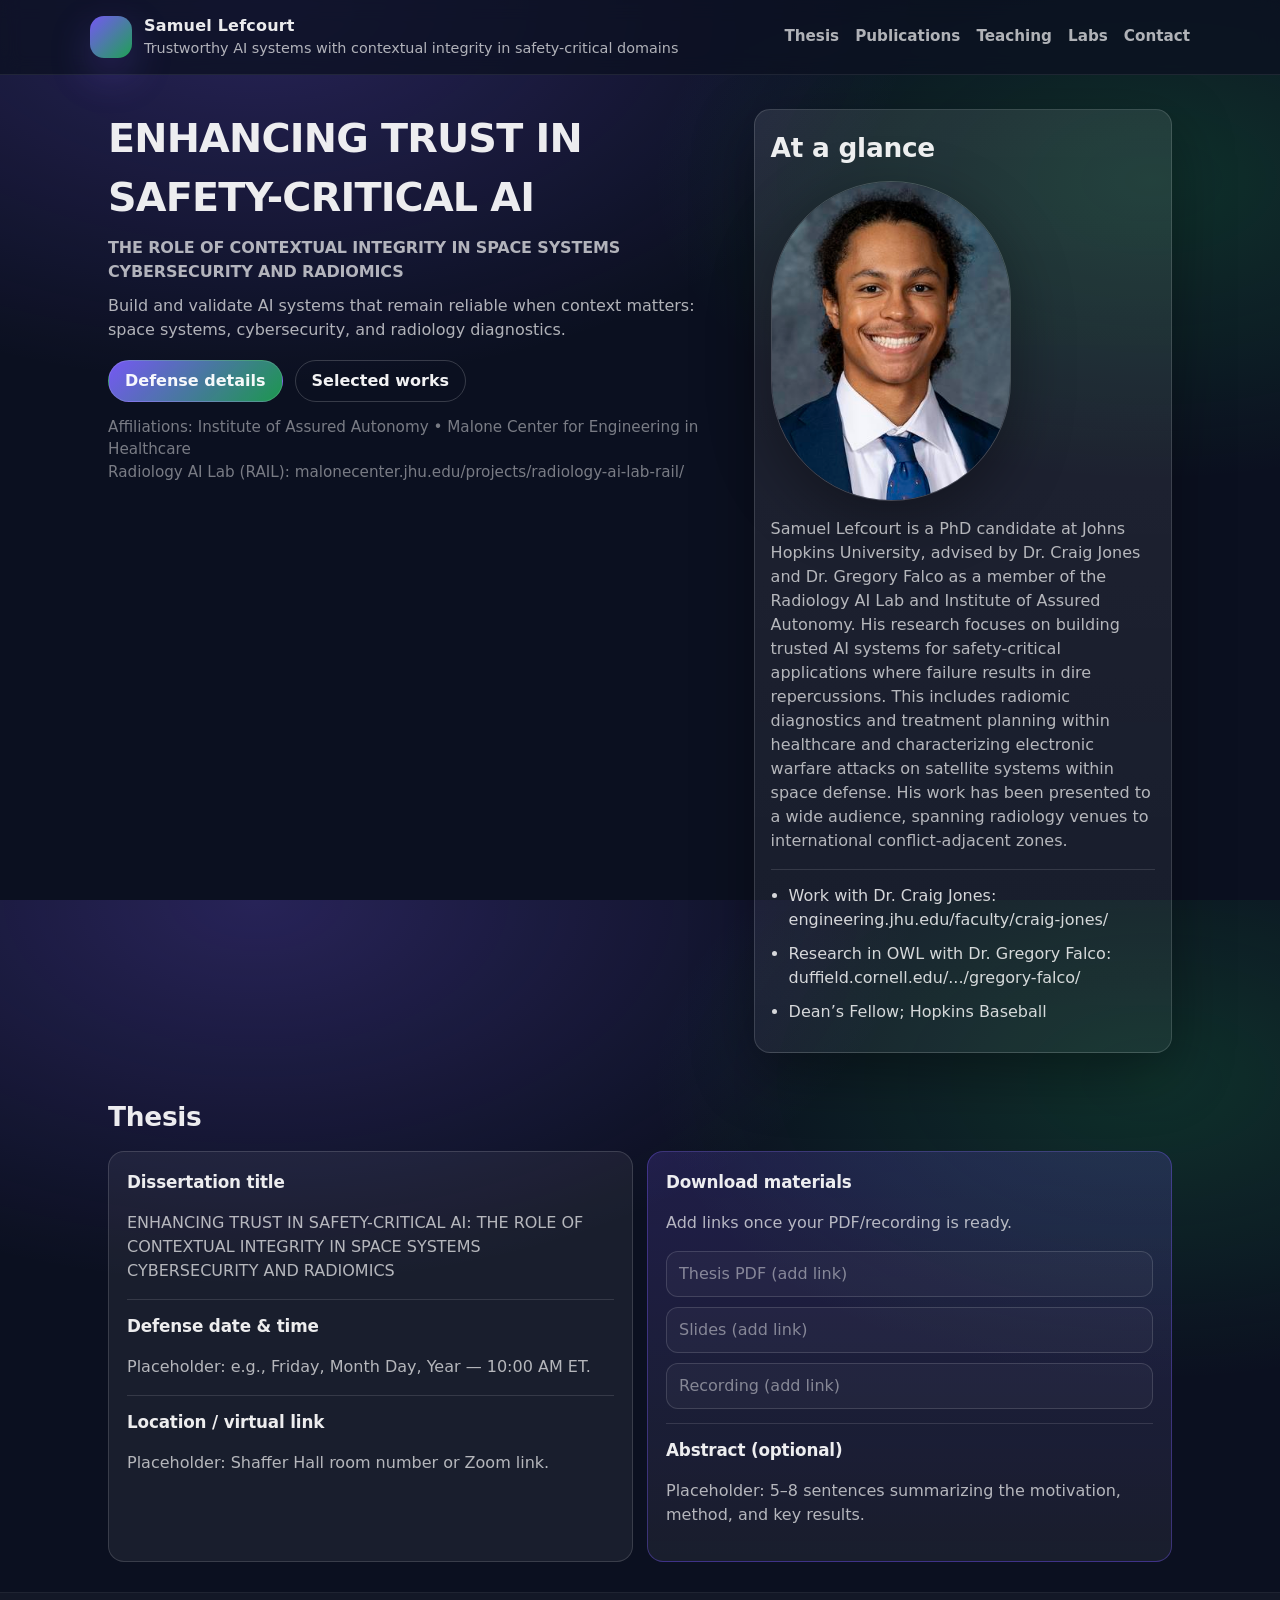
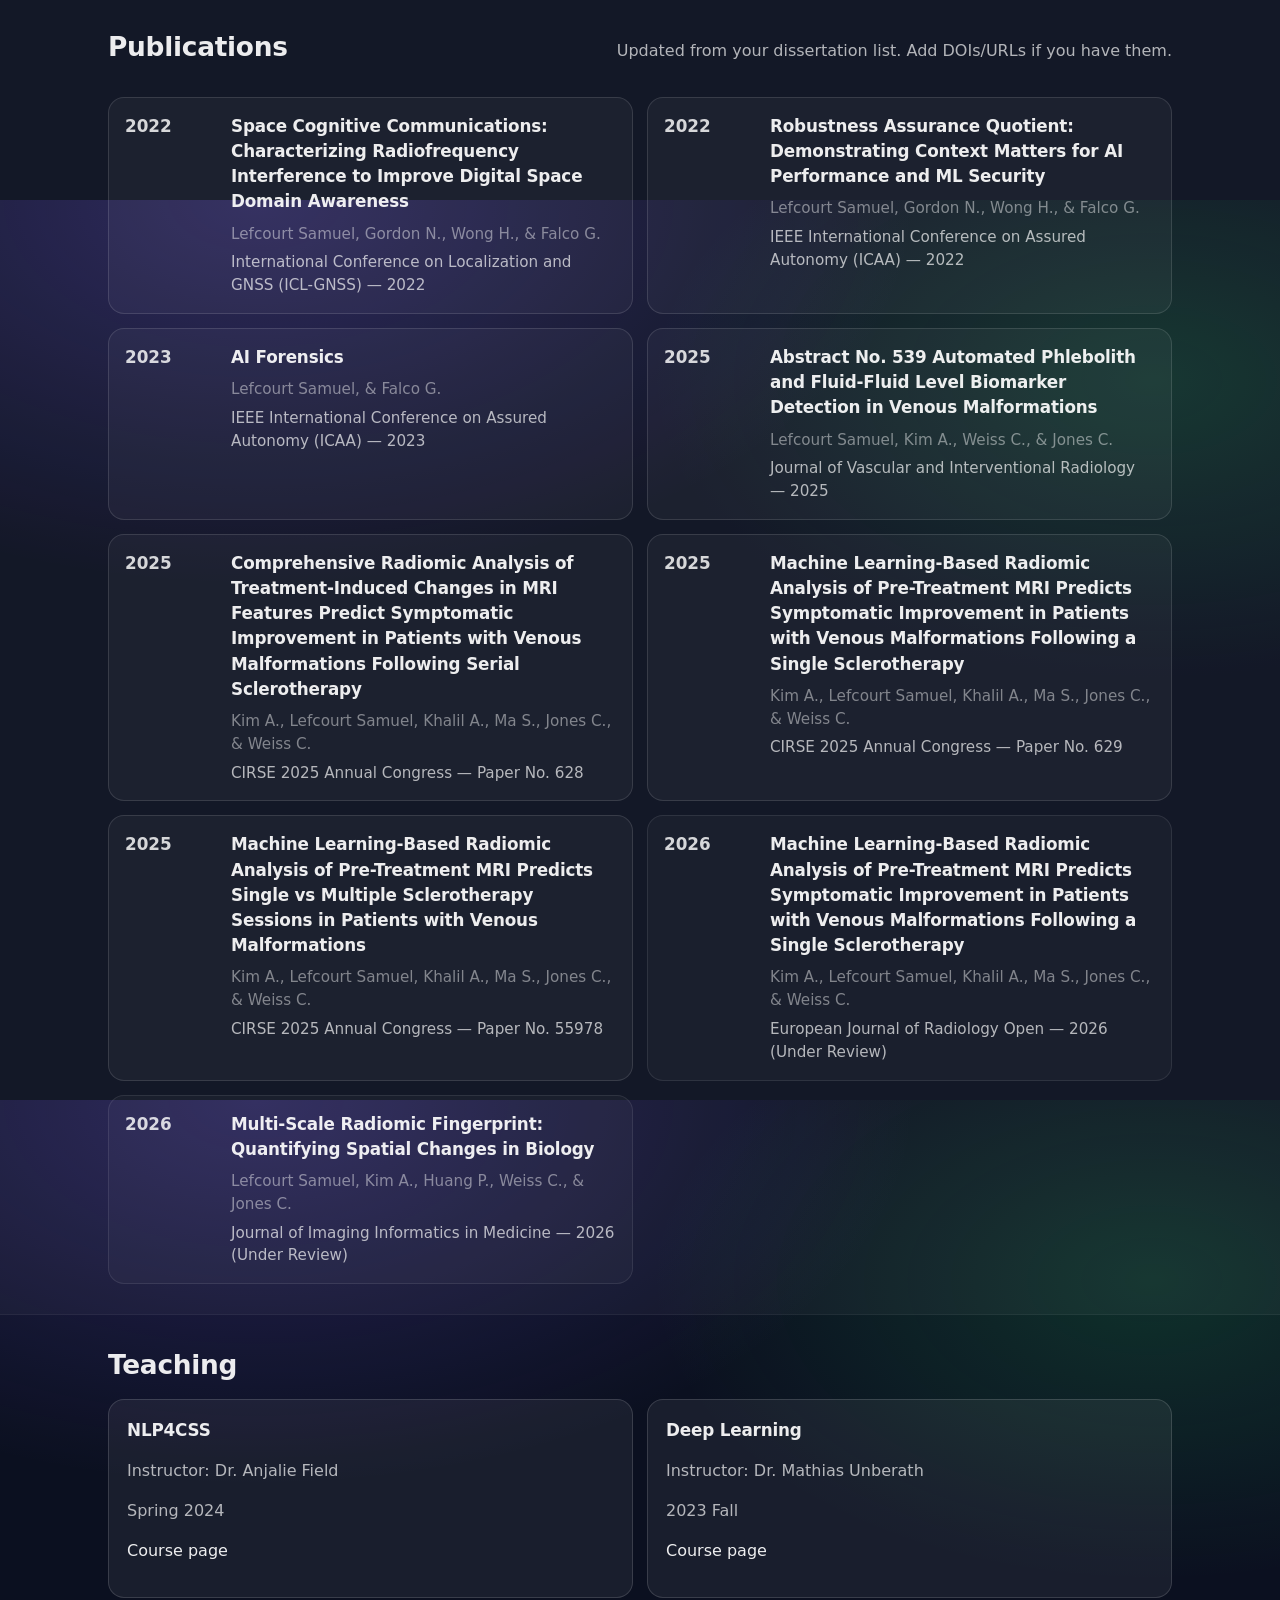
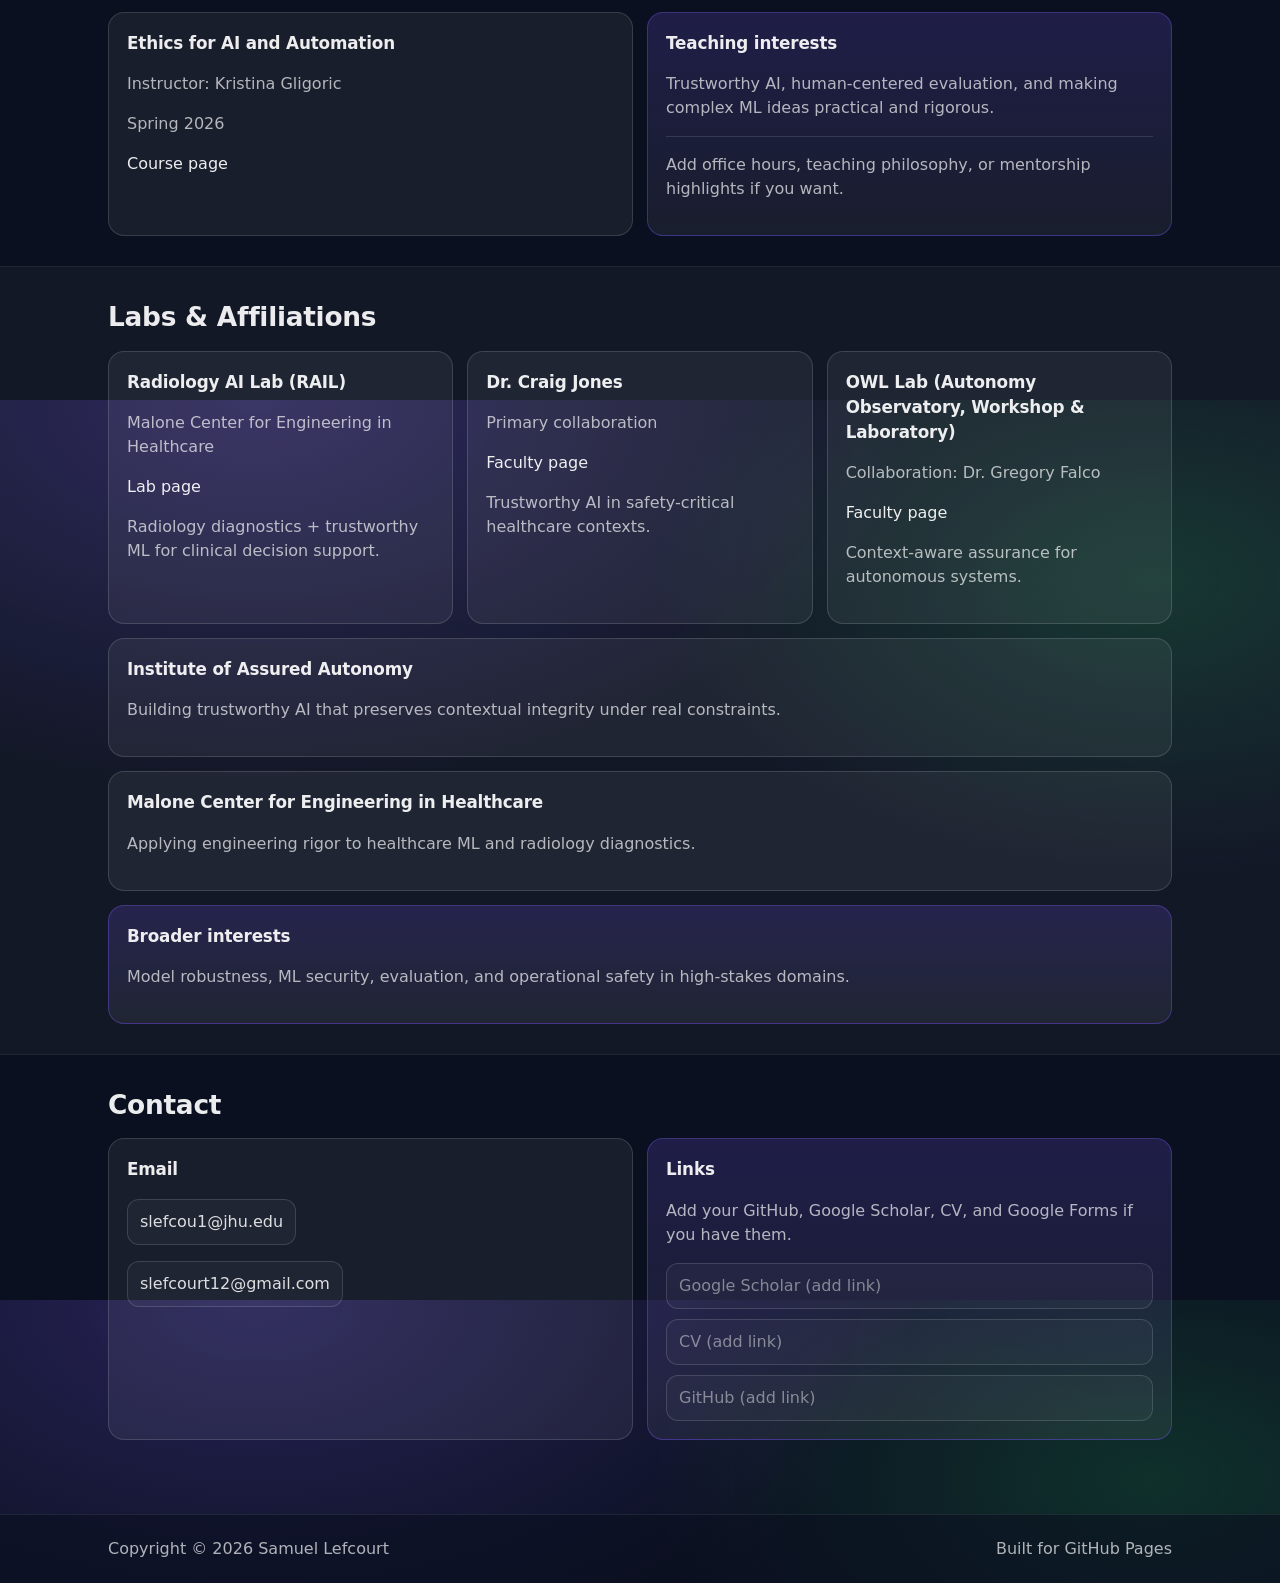
<file: index.html>
<!doctype html>
<html lang="en">
  <head>
    <meta charset="utf-8" />
    <meta name="viewport" content="width=device-width, initial-scale=1" />
    <meta name="description" content="Thesis defense website for Samuel Lefcourt" />
    <title>ENHANCING TRUST IN SAFETY-CRITICAL AI | Samuel Lefcourt</title>
    <link rel="stylesheet" href="./styles.css" />
  </head>
  <body>
    <a class="skip-link" href="#main">Skip to content</a>

    <header class="site-header">
      <div class="container header-inner">
        <div class="brand">
          <div class="brand-mark" aria-hidden="true"></div>
          <div>
            <div class="brand-name">Samuel Lefcourt</div>
            <div class="brand-tagline">
              Trustworthy AI systems with contextual integrity in safety-critical domains
            </div>
          </div>
        </div>

        <nav class="top-nav" aria-label="Primary navigation">
          <a href="#thesis">Thesis</a>
          <a href="#publications">Publications</a>
          <a href="#teaching">Teaching</a>
          <a href="#labs">Labs</a>
          <a href="#contact">Contact</a>
        </nav>
      </div>
    </header>

    <main id="main" class="page">
      <section class="hero">
        <div class="container hero-inner">
          <div class="hero-copy">
            <h1 class="hero-title">
              ENHANCING TRUST IN SAFETY-CRITICAL AI
              <span class="hero-title-sub">THE ROLE OF CONTEXTUAL INTEGRITY IN SPACE SYSTEMS CYBERSECURITY AND RADIOMICS</span>
            </h1>
            <p class="hero-subtitle">
              Build and validate AI systems that remain reliable when context matters: space systems,
              cybersecurity, and radiology diagnostics.
            </p>
            <div class="hero-cta">
              <a class="button" href="#thesis">Defense details</a>
              <a class="button button-ghost" href="#publications">Selected works</a>
            </div>
            <div class="hero-meta">
              <div>Affiliations: Institute of Assured Autonomy • Malone Center for Engineering in Healthcare</div>
              <div>
                Radiology AI Lab (RAIL):
                <a href="https://malonecenter.jhu.edu/projects/radiology-ai-lab-rail/" target="_blank" rel="noreferrer">
                  malonecenter.jhu.edu/projects/radiology-ai-lab-rail/
                </a>
              </div>
            </div>
          </div>

          <div class="hero-card" role="note" aria-label="Current highlights">
            <h2 class="section-title">At a glance</h2>
            <img class="headshot" src="./assets/headshot.jpg" alt="Samuel Lefcourt headshot" />
            <p class="muted">
              Samuel Lefcourt is a PhD candidate at Johns Hopkins University, advised by Dr. Craig Jones and Dr. Gregory Falco as a member of the Radiology AI Lab and Institute of Assured Autonomy. His research focuses on building trusted AI systems for safety-critical applications where failure results in dire repercussions. This includes radiomic diagnostics and treatment planning within healthcare and characterizing electronic warfare attacks on satellite systems within space defense. His work has been presented to a wide audience, spanning radiology venues to international conflict-adjacent zones.
            </p>
            <div class="divider" aria-hidden="true"></div>
            <ul class="checklist">
              <li>Work with Dr. Craig Jones: <a href="https://engineering.jhu.edu/faculty/craig-jones/" target="_blank" rel="noreferrer">engineering.jhu.edu/faculty/craig-jones/</a></li>
              <li>Research in OWL with Dr. Gregory Falco: <a href="https://www.duffield.cornell.edu/people/gregory-falco/" target="_blank" rel="noreferrer">duffield.cornell.edu/.../gregory-falco/</a></li>
              <li>Dean’s Fellow; Hopkins Baseball</li>
            </ul>
          </div>
        </div>
      </section>

      <section id="thesis" class="section">
        <div class="container">
          <h2 class="section-title">Thesis</h2>
          <div class="grid-two">
            <div class="card">
              <h3 class="card-title">Dissertation title</h3>
              <p class="muted">
                ENHANCING TRUST IN SAFETY-CRITICAL AI: THE ROLE OF CONTEXTUAL INTEGRITY IN SPACE SYSTEMS CYBERSECURITY AND RADIOMICS
              </p>
              <div class="divider" aria-hidden="true"></div>
              <h3 class="card-title">Defense date & time</h3>
              <p class="muted">
                Placeholder: e.g., Friday, Month Day, Year — 10:00 AM ET.
              </p>
              <div class="divider" aria-hidden="true"></div>
              <h3 class="card-title">Location / virtual link</h3>
              <p class="muted">
                Placeholder: Shaffer Hall room number or Zoom link.
              </p>
            </div>

            <div class="card card-highlight">
              <h3 class="card-title">Download materials</h3>
              <p class="muted">Add links once your PDF/recording is ready.</p>
              <div class="links-list">
                <a class="link-item" href="#" aria-disabled="true">Thesis PDF (add link)</a>
                <a class="link-item" href="#" aria-disabled="true">Slides (add link)</a>
                <a class="link-item" href="#" aria-disabled="true">Recording (add link)</a>
              </div>
              <div class="divider" aria-hidden="true"></div>
              <h3 class="card-title">Abstract (optional)</h3>
              <p class="muted">
                Placeholder: 5–8 sentences summarizing the motivation, method, and key results.
              </p>
            </div>
          </div>
        </div>
      </section>

      <section id="publications" class="section section-alt">
        <div class="container">
          <div class="section-heading">
            <h2 class="section-title">Publications</h2>
            <p class="muted">
              Updated from your dissertation list. Add DOIs/URLs if you have them.
            </p>
          </div>

          <div class="pub-grid">
            <article class="pub-card">
              <div class="pub-year">2022</div>
              <div class="pub-content">
                <h3 class="pub-title">
                  Space Cognitive Communications: Characterizing Radiofrequency Interference to Improve Digital Space Domain Awareness
                </h3>
                <div class="pub-authors">Lefcourt Samuel, Gordon N., Wong H., & Falco G.</div>
                <div class="pub-venue">International Conference on Localization and GNSS (ICL-GNSS) — 2022</div>
              </div>
            </article>

            <article class="pub-card">
              <div class="pub-year">2022</div>
              <div class="pub-content">
                <h3 class="pub-title">
                  Robustness Assurance Quotient: Demonstrating Context Matters for AI Performance and ML Security
                </h3>
                <div class="pub-authors">Lefcourt Samuel, Gordon N., Wong H., & Falco G.</div>
                <div class="pub-venue">IEEE International Conference on Assured Autonomy (ICAA) — 2022</div>
              </div>
            </article>

            <article class="pub-card">
              <div class="pub-year">2023</div>
              <div class="pub-content">
                <h3 class="pub-title">AI Forensics</h3>
                <div class="pub-authors">Lefcourt Samuel, & Falco G.</div>
                <div class="pub-venue">IEEE International Conference on Assured Autonomy (ICAA) — 2023</div>
              </div>
            </article>

            <article class="pub-card">
              <div class="pub-year">2025</div>
              <div class="pub-content">
                <h3 class="pub-title">
                  Abstract No. 539 Automated Phlebolith and Fluid-Fluid Level Biomarker Detection in Venous Malformations
                </h3>
                <div class="pub-authors">Lefcourt Samuel, Kim A., Weiss C., & Jones C.</div>
                <div class="pub-venue">Journal of Vascular and Interventional Radiology — 2025</div>
              </div>
            </article>

            <article class="pub-card">
              <div class="pub-year">2025</div>
              <div class="pub-content">
                <h3 class="pub-title">
                  Comprehensive Radiomic Analysis of Treatment-Induced Changes in MRI Features Predict Symptomatic Improvement in Patients with Venous Malformations Following Serial Sclerotherapy
                </h3>
                <div class="pub-authors">Kim A., Lefcourt Samuel, Khalil A., Ma S., Jones C., & Weiss C.</div>
                <div class="pub-venue">CIRSE 2025 Annual Congress — Paper No. 628</div>
              </div>
            </article>

            <article class="pub-card">
              <div class="pub-year">2025</div>
              <div class="pub-content">
                <h3 class="pub-title">
                  Machine Learning-Based Radiomic Analysis of Pre-Treatment MRI Predicts Symptomatic Improvement in Patients with Venous Malformations Following a Single Sclerotherapy
                </h3>
                <div class="pub-authors">Kim A., Lefcourt Samuel, Khalil A., Ma S., Jones C., & Weiss C.</div>
                <div class="pub-venue">CIRSE 2025 Annual Congress — Paper No. 629</div>
              </div>
            </article>

            <article class="pub-card">
              <div class="pub-year">2025</div>
              <div class="pub-content">
                <h3 class="pub-title">
                  Machine Learning-Based Radiomic Analysis of Pre-Treatment MRI Predicts Single vs Multiple Sclerotherapy Sessions in Patients with Venous Malformations
                </h3>
                <div class="pub-authors">Kim A., Lefcourt Samuel, Khalil A., Ma S., Jones C., & Weiss C.</div>
                <div class="pub-venue">CIRSE 2025 Annual Congress — Paper No. 55978</div>
              </div>
            </article>

            <article class="pub-card pub-card-muted">
              <div class="pub-year">2026</div>
              <div class="pub-content">
                <h3 class="pub-title">
                  Machine Learning-Based Radiomic Analysis of Pre-Treatment MRI Predicts Symptomatic Improvement in Patients with Venous Malformations Following a Single Sclerotherapy
                </h3>
                <div class="pub-authors">Kim A., Lefcourt Samuel, Khalil A., Ma S., Jones C., & Weiss C.</div>
                <div class="pub-venue">European Journal of Radiology Open — 2026 (Under Review)</div>
              </div>
            </article>

            <article class="pub-card pub-card-muted">
              <div class="pub-year">2026</div>
              <div class="pub-content">
                <h3 class="pub-title">Multi-Scale Radiomic Fingerprint: Quantifying Spatial Changes in Biology</h3>
                <div class="pub-authors">Lefcourt Samuel, Kim A., Huang P., Weiss C., & Jones C.</div>
                <div class="pub-venue">Journal of Imaging Informatics in Medicine — 2026 (Under Review)</div>
              </div>
            </article>
          </div>
        </div>
      </section>

      <section id="teaching" class="section">
        <div class="container">
          <h2 class="section-title">Teaching</h2>

          <div class="grid-two">
            <div class="card">
              <h3 class="card-title">NLP4CSS</h3>
              <p class="muted">Instructor: Dr. Anjalie Field</p>
              <p class="muted">Spring 2024</p>
              <p>
                <a href="https://nlp-css-601-672.cs.jhu.edu/sp2024/index.html" target="_blank" rel="noreferrer">
                  Course page
                </a>
              </p>
            </div>

            <div class="card">
              <h3 class="card-title">Deep Learning</h3>
              <p class="muted">Instructor: Dr. Mathias Unberath</p>
              <p class="muted">2023 Fall</p>
              <p>
                <a href="https://deep.cs.jhu.edu/deeplearning.html" target="_blank" rel="noreferrer">
                  Course page
                </a>
              </p>
            </div>

            <div class="card">
              <h3 class="card-title">Ethics for AI and Automation</h3>
              <p class="muted">Instructor: Kristina Gligoric</p>
              <p class="muted">Spring 2026</p>
              <p>
                <a href="https://gligoric.cs.jhu.edu/EN-601-124/" target="_blank" rel="noreferrer">
                  Course page
                </a>
              </p>
            </div>

            <div class="card card-highlight">
              <h3 class="card-title">Teaching interests</h3>
              <p class="muted">
                Trustworthy AI, human-centered evaluation, and making complex ML ideas practical and rigorous.
              </p>
              <div class="divider" aria-hidden="true"></div>
              <p class="muted">
                Add office hours, teaching philosophy, or mentorship highlights if you want.
              </p>
            </div>
          </div>
        </div>
      </section>

      <section id="labs" class="section section-alt">
        <div class="container">
          <h2 class="section-title">Labs & Affiliations</h2>

          <div class="grid-three">
            <div class="card">
              <h3 class="card-title">Radiology AI Lab (RAIL)</h3>
              <p class="muted">Malone Center for Engineering in Healthcare</p>
              <p>
                <a href="https://malonecenter.jhu.edu/projects/radiology-ai-lab-rail/" target="_blank" rel="noreferrer">
                  Lab page
                </a>
              </p>
              <p class="muted">Radiology diagnostics + trustworthy ML for clinical decision support.</p>
            </div>

            <div class="card">
              <h3 class="card-title">Dr. Craig Jones</h3>
              <p class="muted">Primary collaboration</p>
              <p>
                <a href="https://engineering.jhu.edu/faculty/craig-jones/" target="_blank" rel="noreferrer">
                  Faculty page
                </a>
              </p>
              <p class="muted">Trustworthy AI in safety-critical healthcare contexts.</p>
            </div>

            <div class="card">
              <h3 class="card-title">OWL Lab (Autonomy Observatory, Workshop & Laboratory)</h3>
              <p class="muted">Collaboration: Dr. Gregory Falco</p>
              <p>
                <a href="https://www.duffield.cornell.edu/people/gregory-falco/" target="_blank" rel="noreferrer">
                  Faculty page
                </a>
              </p>
              <p class="muted">Context-aware assurance for autonomous systems.</p>
            </div>

            <div class="card card-wide">
              <h3 class="card-title">Institute of Assured Autonomy</h3>
              <p class="muted">Building trustworthy AI that preserves contextual integrity under real constraints.</p>
            </div>

            <div class="card card-wide">
              <h3 class="card-title">Malone Center for Engineering in Healthcare</h3>
              <p class="muted">Applying engineering rigor to healthcare ML and radiology diagnostics.</p>
            </div>

            <div class="card card-wide card-highlight">
              <h3 class="card-title">Broader interests</h3>
              <p class="muted">Model robustness, ML security, evaluation, and operational safety in high-stakes domains.</p>
            </div>
          </div>
        </div>
      </section>

      <section id="contact" class="section">
        <div class="container">
          <h2 class="section-title">Contact</h2>

          <div class="grid-two">
            <div class="card">
              <h3 class="card-title">Email</h3>
              <p>
                <a class="link-item" href="mailto:slefcou1@jhu.edu">slefcou1@jhu.edu</a>
              </p>
              <p>
                <a class="link-item" href="mailto:slefcourt12@gmail.com">slefcourt12@gmail.com</a>
              </p>
            </div>

            <div class="card card-highlight">
              <h3 class="card-title">Links</h3>
              <p class="muted">Add your GitHub, Google Scholar, CV, and Google Forms if you have them.</p>
              <div class="links-list">
                <a class="link-item" href="#" aria-disabled="true">Google Scholar (add link)</a>
                <a class="link-item" href="#" aria-disabled="true">CV (add link)</a>
                <a class="link-item" href="#" aria-disabled="true">GitHub (add link)</a>
              </div>
            </div>
          </div>
        </div>
      </section>
    </main>

    <footer class="site-footer">
      <div class="container footer-inner">
        <div class="muted">Copyright © <span id="year"></span> Samuel Lefcourt</div>
        <div class="muted">Built for GitHub Pages</div>
      </div>
    </footer>

    <script>
      document.getElementById("year").textContent = String(new Date().getFullYear());
    </script>
  </body>
</html>
</file>
<file: styles.css>
:root {
  --bg: #0b1020;
  --panel: rgba(255, 255, 255, 0.06);
  --panel-2: rgba(255, 255, 255, 0.085);
  --text: rgba(255, 255, 255, 0.92);
  --muted: rgba(255, 255, 255, 0.68);
  --faint: rgba(255, 255, 255, 0.45);
  --border: rgba(255, 255, 255, 0.14);
  --shadow: 0 20px 60px rgba(0, 0, 0, 0.35);
  --brand: #7c5cff;
  --brand-2: #22c55e;
  --danger: #fb7185;
  --radius: 16px;
  --radius-sm: 12px;
  --maxw: 1100px;
}

* {
  box-sizing: border-box;
}

html,
body {
  height: 100%;
}

body {
  margin: 0;
  background: radial-gradient(1200px 700px at 20% 0%, rgba(124, 92, 255, 0.25), transparent 55%),
    radial-gradient(1000px 600px at 90% 20%, rgba(34, 197, 94, 0.18), transparent 50%),
    var(--bg);
  color: var(--text);
  font-family: ui-sans-serif, system-ui, -apple-system, Segoe UI, Roboto, Helvetica, Arial, "Apple Color Emoji",
    "Segoe UI Emoji";
  line-height: 1.5;
}

a {
  color: inherit;
  text-decoration: none;
}

a:hover {
  text-decoration: underline;
}

.container {
  width: 100%;
  max-width: var(--maxw);
  margin: 0 auto;
  padding: 0 18px;
}

.skip-link {
  position: absolute;
  left: -999px;
  top: -999px;
  background: #fff;
  color: #000;
  padding: 10px 12px;
  border-radius: 10px;
  z-index: 9999;
}

.skip-link:focus {
  left: 12px;
  top: 12px;
}

.site-header {
  position: sticky;
  top: 0;
  z-index: 20;
  background: rgba(11, 16, 32, 0.75);
  backdrop-filter: blur(10px);
  border-bottom: 1px solid rgba(255, 255, 255, 0.08);
}

.header-inner {
  display: flex;
  align-items: center;
  justify-content: space-between;
  gap: 14px;
  padding: 14px 0;
}

.brand {
  display: flex;
  align-items: center;
  gap: 12px;
  min-width: 240px;
}

.brand-mark {
  width: 42px;
  height: 42px;
  border-radius: 14px;
  background: linear-gradient(135deg, rgba(124, 92, 255, 0.95), rgba(34, 197, 94, 0.8));
  box-shadow: 0 16px 40px rgba(124, 92, 255, 0.25);
}

.brand-name {
  font-weight: 750;
  letter-spacing: 0.2px;
}

.brand-tagline {
  font-size: 0.9rem;
  color: var(--muted);
}

.top-nav {
  display: flex;
  align-items: center;
  gap: 16px;
  flex-wrap: wrap;
  justify-content: flex-end;
}

.top-nav a {
  color: var(--muted);
  font-weight: 600;
  font-size: 0.95rem;
}

.top-nav a:hover {
  color: var(--text);
  text-decoration: none;
}

.page {
  padding-bottom: 44px;
}

.hero {
  padding: 34px 0 14px;
}

.hero-inner {
  display: grid;
  grid-template-columns: 1.2fr 0.8fr;
  gap: 18px;
  align-items: start;
}

.hero-title {
  font-size: clamp(2rem, 3.1vw, 3rem);
  margin: 0 0 10px 0;
  letter-spacing: -0.02em;
}

.hero-title-sub {
  display: block;
  font-size: clamp(1rem, 1.15vw, 1.35rem);
  margin-top: 8px;
  color: var(--muted);
  font-weight: 650;
  letter-spacing: -0.01em;
}

.hero-subtitle {
  margin: 0 0 18px 0;
  color: var(--muted);
  max-width: 62ch;
}

.hero-cta {
  display: flex;
  gap: 12px;
  flex-wrap: wrap;
  margin-bottom: 14px;
}

.button {
  display: inline-flex;
  align-items: center;
  justify-content: center;
  height: 42px;
  padding: 0 16px;
  border-radius: 999px;
  background: linear-gradient(135deg, rgba(124, 92, 255, 0.95), rgba(34, 197, 94, 0.75));
  color: rgba(255, 255, 255, 0.95);
  font-weight: 750;
  border: 1px solid rgba(255, 255, 255, 0.14);
  text-decoration: none;
}

.button-ghost {
  background: transparent;
  border: 1px solid rgba(255, 255, 255, 0.18);
}

.hero-meta {
  color: var(--faint);
  font-size: 0.95rem;
}

.hero-card {
  background: linear-gradient(180deg, rgba(255, 255, 255, 0.09), rgba(255, 255, 255, 0.05));
  border: 1px solid rgba(255, 255, 255, 0.14);
  border-radius: var(--radius);
  padding: 18px 16px;
  box-shadow: var(--shadow);
}

.headshot {
  width: 100%;
  max-width: 240px;
  aspect-ratio: 3 / 4;
  border-radius: 999px;
  object-fit: cover;
  border: 1px solid rgba(255, 255, 255, 0.18);
  box-shadow: 0 18px 60px rgba(0, 0, 0, 0.35);
  display: block;
  margin: 0 0 14px 0;
}

.section {
  padding: 30px 0;
}

.section-alt {
  background: rgba(255, 255, 255, 0.03);
  border-top: 1px solid rgba(255, 255, 255, 0.05);
  border-bottom: 1px solid rgba(255, 255, 255, 0.05);
}

.section-heading {
  display: flex;
  align-items: baseline;
  justify-content: space-between;
  gap: 14px;
  flex-wrap: wrap;
  margin-bottom: 16px;
}

.section-title {
  margin: 0 0 14px;
  font-size: 1.65rem;
  letter-spacing: -0.01em;
}

.muted {
  color: var(--muted);
}

.card {
  background: var(--panel);
  border: 1px solid var(--border);
  border-radius: var(--radius);
  padding: 18px;
}

.card-highlight {
  background: linear-gradient(180deg, rgba(124, 92, 255, 0.18), rgba(255, 255, 255, 0.06));
  border-color: rgba(124, 92, 255, 0.35);
}

.card-wide {
  grid-column: 1 / -1;
}

.grid-two {
  display: grid;
  grid-template-columns: 1fr 1fr;
  gap: 14px;
}

.grid-three {
  display: grid;
  grid-template-columns: repeat(3, 1fr);
  gap: 14px;
}

.card-title {
  margin: 0 0 8px 0;
  font-size: 1.05rem;
  letter-spacing: -0.01em;
}

.divider {
  height: 1px;
  background: rgba(255, 255, 255, 0.12);
  margin: 14px 0;
}

.links-list {
  display: flex;
  flex-direction: column;
  gap: 10px;
}

.link-item {
  display: inline-flex;
  padding: 10px 12px;
  border-radius: 12px;
  border: 1px solid rgba(255, 255, 255, 0.14);
  background: rgba(255, 255, 255, 0.03);
  color: rgba(255, 255, 255, 0.85);
}

.link-item[aria-disabled="true"] {
  color: rgba(255, 255, 255, 0.45);
  pointer-events: none;
}

.checklist {
  margin: 0;
  padding-left: 18px;
}

.checklist li {
  margin: 10px 0;
  color: rgba(255, 255, 255, 0.82);
}

.pub-grid {
  display: grid;
  grid-template-columns: repeat(2, 1fr);
  gap: 14px;
}

.pub-card {
  background: rgba(255, 255, 255, 0.04);
  border: 1px solid rgba(255, 255, 255, 0.12);
  border-radius: var(--radius);
  padding: 16px;
  display: grid;
  grid-template-columns: 92px 1fr;
  gap: 14px;
  align-items: start;
}

.pub-card-muted {
  background: rgba(255, 255, 255, 0.03);
  border-color: rgba(255, 255, 255, 0.09);
}

.pub-year {
  font-weight: 850;
  font-size: 1.05rem;
  color: rgba(255, 255, 255, 0.82);
}

.pub-title {
  margin: 0 0 8px;
  font-size: 1.05rem;
  letter-spacing: -0.01em;
}

.pub-authors {
  color: var(--faint);
  font-size: 0.95rem;
  margin-bottom: 6px;
}

.pub-venue {
  color: var(--muted);
  font-size: 0.95rem;
}

.site-footer {
  border-top: 1px solid rgba(255, 255, 255, 0.08);
  padding: 22px 0;
  background: rgba(11, 16, 32, 0.6);
}

.footer-inner {
  display: flex;
  align-items: center;
  justify-content: space-between;
  gap: 12px;
  flex-wrap: wrap;
}

@media (max-width: 980px) {
  .hero-inner {
    grid-template-columns: 1fr;
  }

  .grid-three {
    grid-template-columns: 1fr;
  }

  .pub-grid {
    grid-template-columns: 1fr;
  }

  .grid-two {
    grid-template-columns: 1fr;
  }

  .pub-card {
    grid-template-columns: 74px 1fr;
  }
}
</file>
